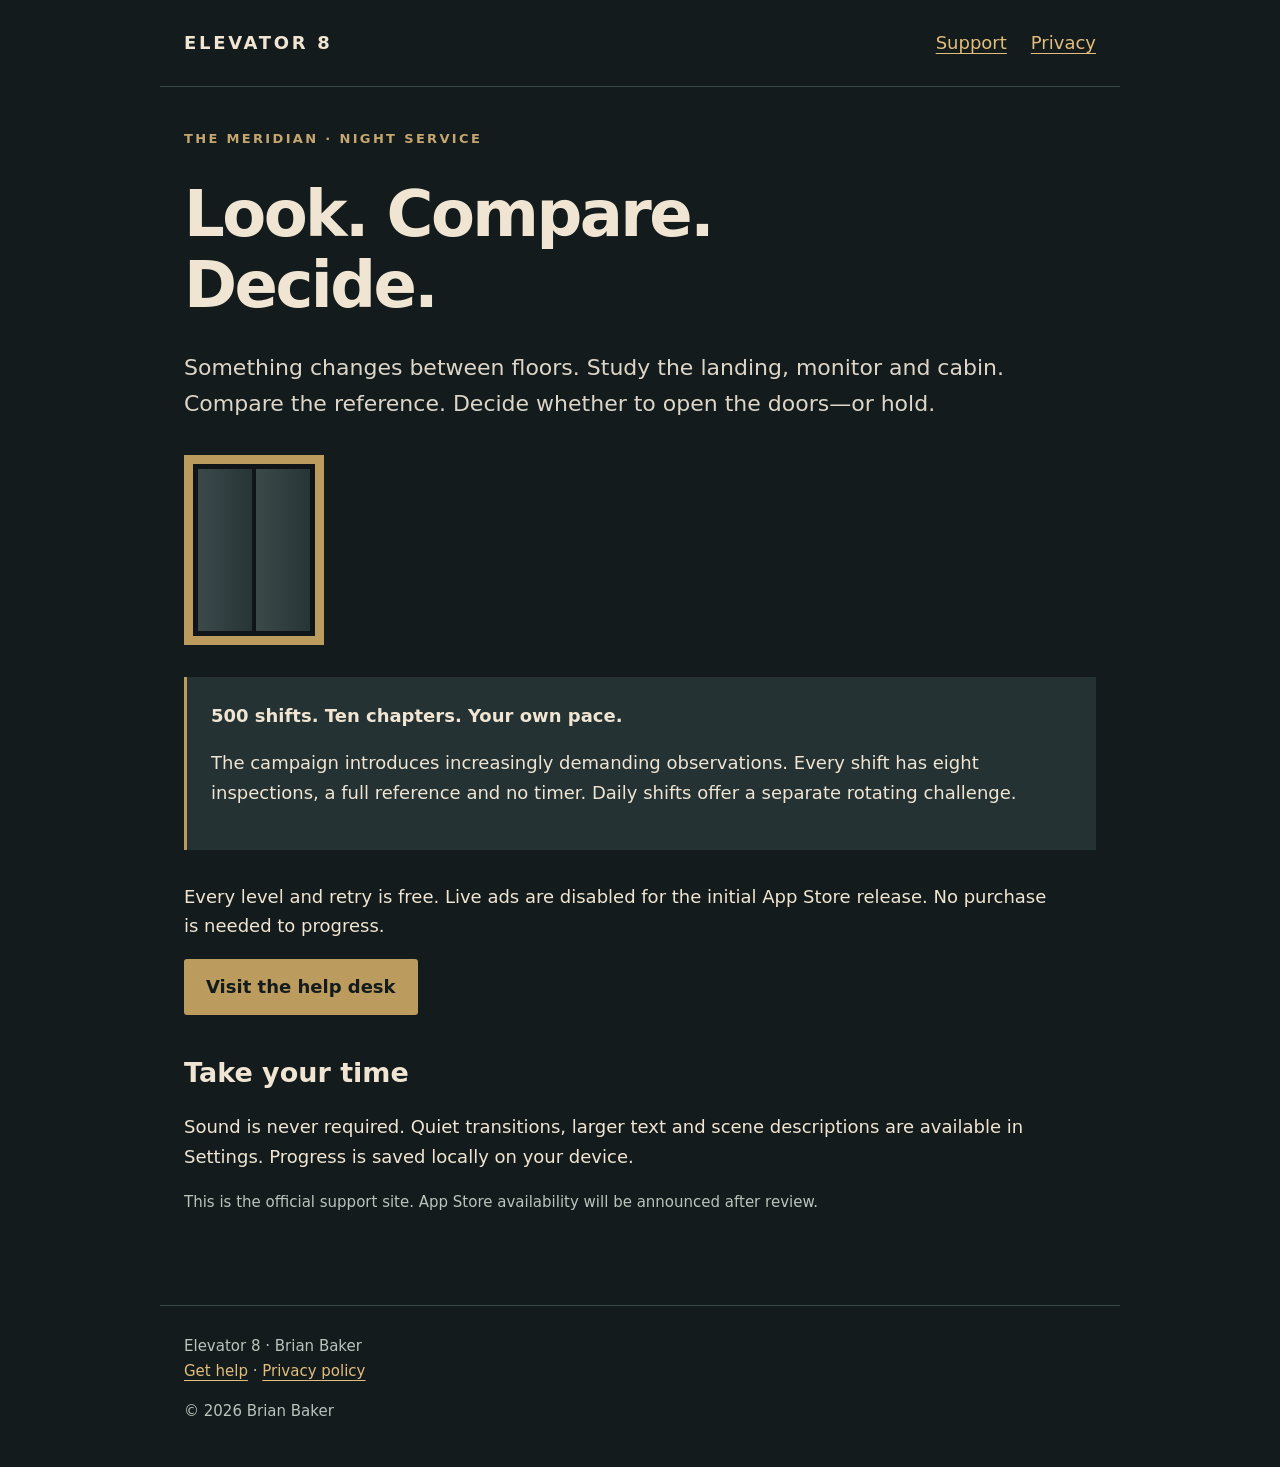
<file: index.html>
<!doctype html><html lang="en"><head><meta charset="utf-8"><meta name="viewport" content="width=device-width,initial-scale=1"><title>Night service at The Meridian · Elevator 8</title><meta name="description" content="Official support and privacy information for Elevator 8, an observation game set inside The Meridian."><link rel="stylesheet" href="/style.css"><link rel="canonical" href="https://elevator-8-support.onrender.com/"></head><body><a class="skip" href="#main">Skip to content</a><header><a class="brand" href="/">ELEVATOR 8</a><nav aria-label="Main"><a href="/support/">Support</a><a href="/privacy/">Privacy</a></nav></header><main id="main"><p class="eyebrow">The Meridian · Night service</p><h1>Look. Compare.<br>Decide.</h1><p class="lead">Something changes between floors. Study the landing, monitor and cabin. Compare the reference. Decide whether to open the doors—or hold.</p><div class="lift" aria-hidden="true"><span></span><span></span></div><div class="ticket"><strong>500 shifts. Ten chapters. Your own pace.</strong><p>The campaign introduces increasingly demanding observations. Every shift has eight inspections, a full reference and no timer. Daily shifts offer a separate rotating challenge.</p></div><p>Every level and retry is free. Live ads are disabled for the initial App Store release. No purchase is needed to progress.</p><a class="button" href="/support/">Visit the help desk</a><h2>Take your time</h2><p>Sound is never required. Quiet transitions, larger text and scene descriptions are available in Settings. Progress is saved locally on your device.</p><p class="small">This is the official support site. App Store availability will be announced after review.</p></main><footer>Elevator 8 · Brian Baker<br><a href="/support/">Get help</a> · <a href="/privacy/">Privacy policy</a><p>© 2026 Brian Baker</p></footer></body></html>
</file>
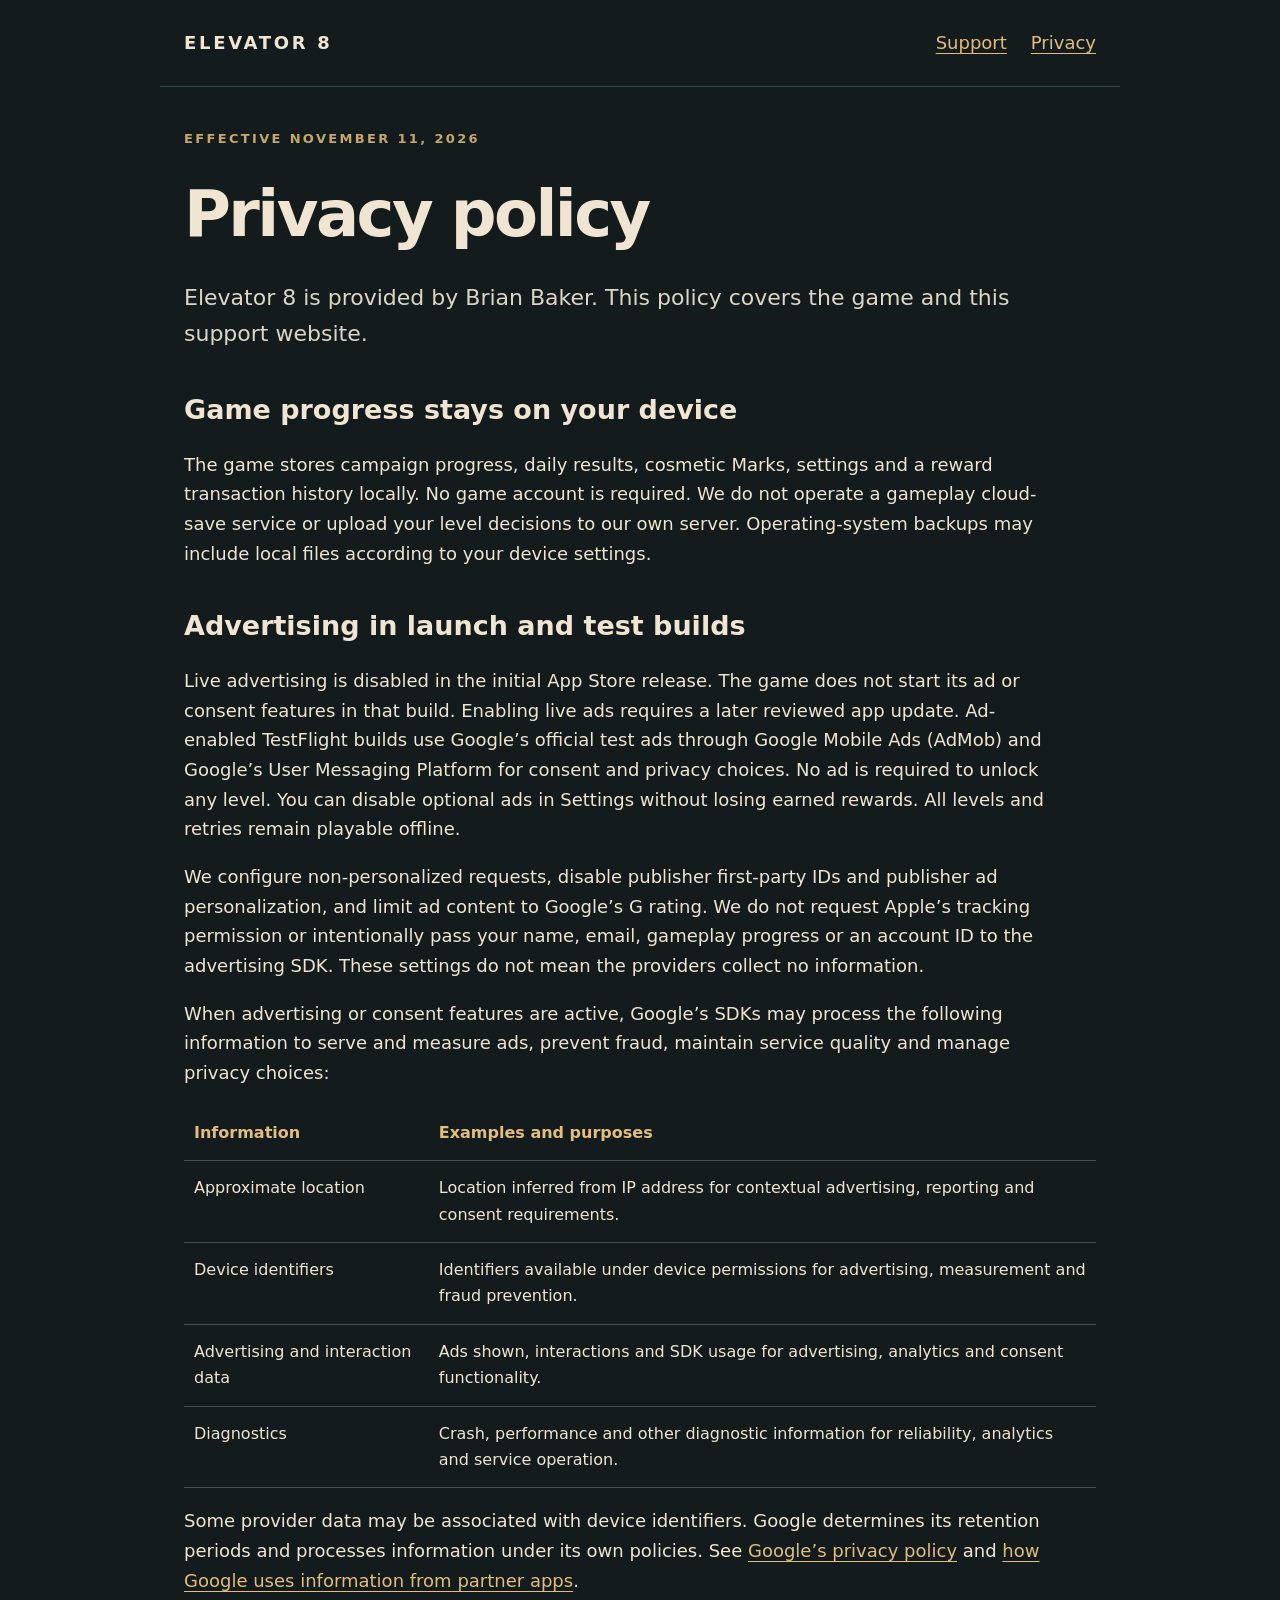
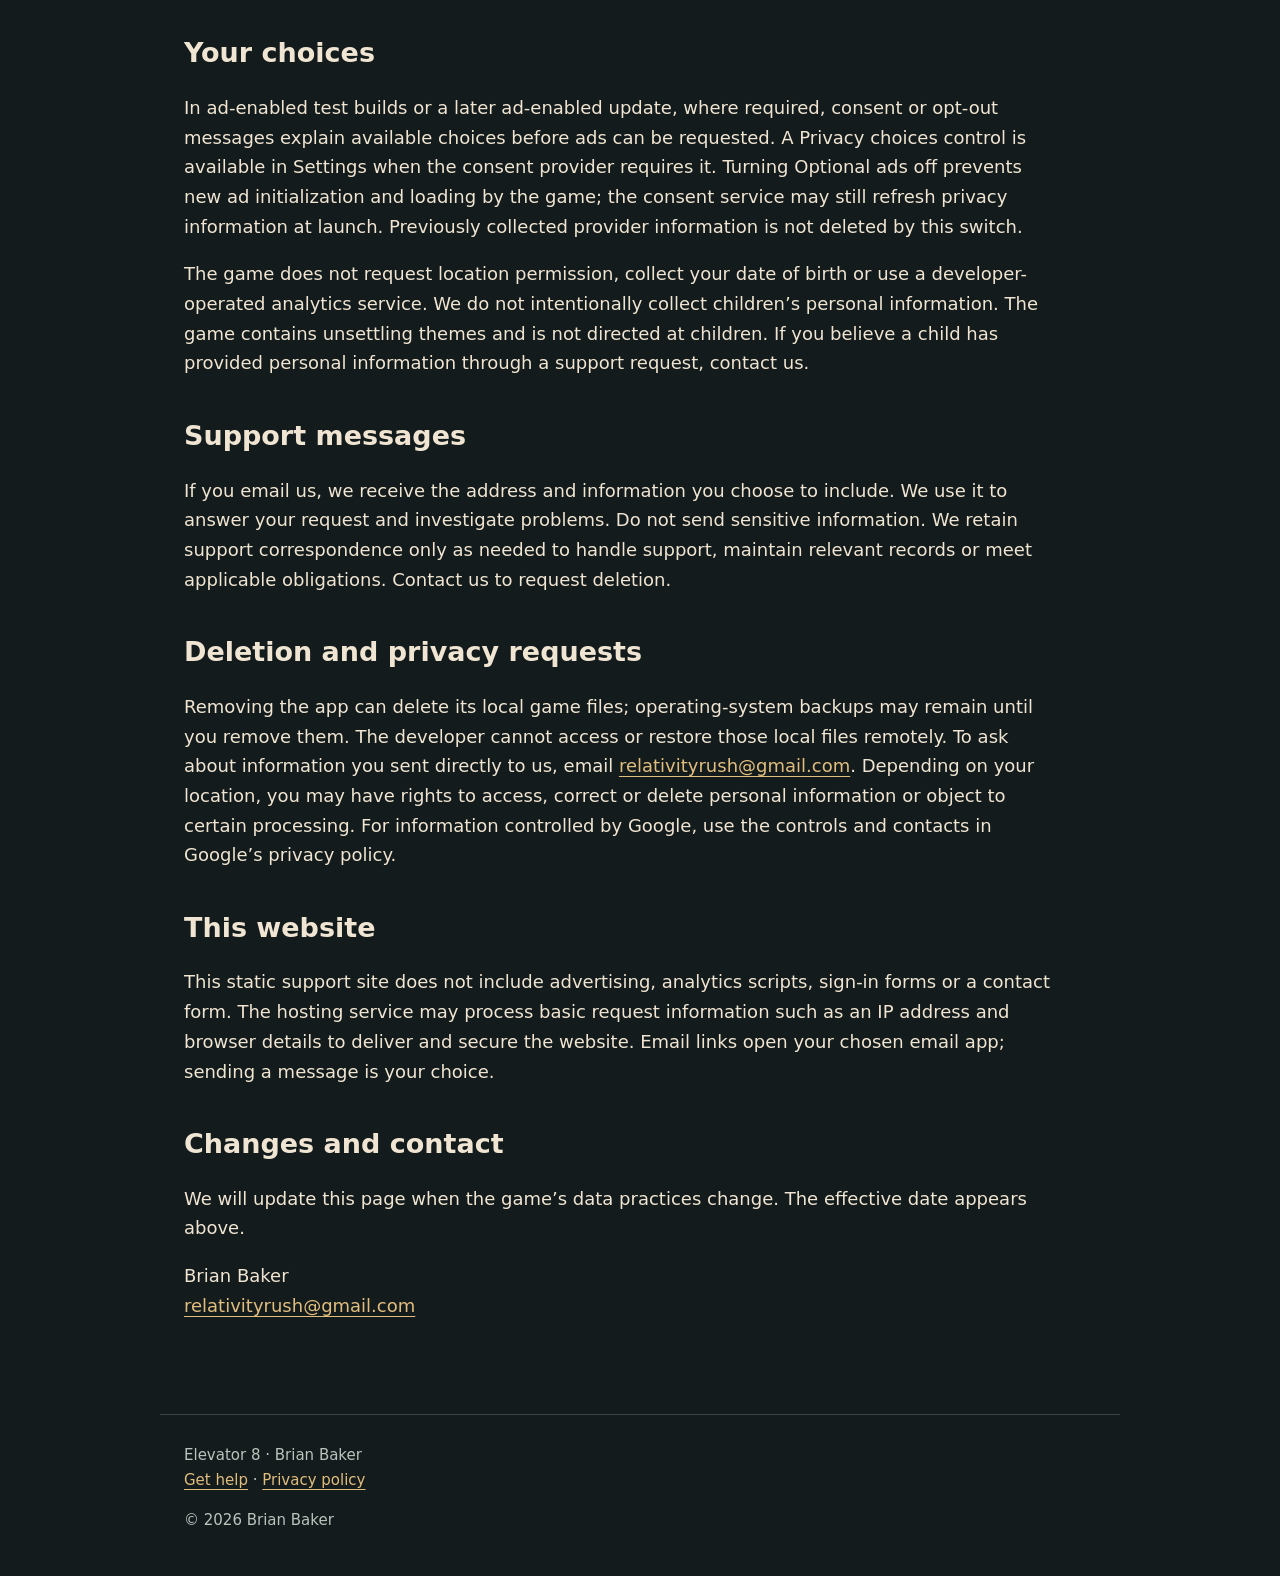
<file: privacy/index.html>
<!doctype html><html lang="en"><head><meta charset="utf-8"><meta name="viewport" content="width=device-width,initial-scale=1"><title>Privacy policy · Elevator 8</title><meta name="description" content="How Elevator 8 handles local game progress, optional advertising, consent information and support requests."><link rel="stylesheet" href="/style.css"><link rel="canonical" href="https://elevator-8-support.onrender.com/privacy/"></head><body><a class="skip" href="#main">Skip to content</a><header><a class="brand" href="/">ELEVATOR 8</a><nav aria-label="Main"><a href="/support/">Support</a><a href="/privacy/">Privacy</a></nav></header><main id="main"><p class="eyebrow">Effective November 11, 2026</p><h1>Privacy policy</h1><p class="lead">Elevator 8 is provided by Brian Baker. This policy covers the game and this support website.</p><h2>Game progress stays on your device</h2><p>The game stores campaign progress, daily results, cosmetic Marks, settings and a reward transaction history locally. No game account is required. We do not operate a gameplay cloud-save service or upload your level decisions to our own server. Operating-system backups may include local files according to your device settings.</p><h2>Advertising in launch and test builds</h2><p>Live advertising is disabled in the initial App Store release. The game does not start its ad or consent features in that build. Enabling live ads requires a later reviewed app update. Ad-enabled TestFlight builds use Google’s official test ads through Google Mobile Ads (AdMob) and Google’s User Messaging Platform for consent and privacy choices. No ad is required to unlock any level. You can disable optional ads in Settings without losing earned rewards. All levels and retries remain playable offline.</p><p>We configure non-personalized requests, disable publisher first-party IDs and publisher ad personalization, and limit ad content to Google’s G rating. We do not request Apple’s tracking permission or intentionally pass your name, email, gameplay progress or an account ID to the advertising SDK. These settings do not mean the providers collect no information.</p><p>When advertising or consent features are active, Google’s SDKs may process the following information to serve and measure ads, prevent fraud, maintain service quality and manage privacy choices:</p><div class="table"><table><thead><tr><th>Information</th><th>Examples and purposes</th></tr></thead><tbody><tr><td>Approximate location</td><td>Location inferred from IP address for contextual advertising, reporting and consent requirements.</td></tr><tr><td>Device identifiers</td><td>Identifiers available under device permissions for advertising, measurement and fraud prevention.</td></tr><tr><td>Advertising and interaction data</td><td>Ads shown, interactions and SDK usage for advertising, analytics and consent functionality.</td></tr><tr><td>Diagnostics</td><td>Crash, performance and other diagnostic information for reliability, analytics and service operation.</td></tr></tbody></table></div><p>Some provider data may be associated with device identifiers. Google determines its retention periods and processes information under its own policies. See <a href="https://policies.google.com/privacy">Google’s privacy policy</a> and <a href="https://policies.google.com/technologies/partner-sites">how Google uses information from partner apps</a>.</p><h2>Your choices</h2><p>In ad-enabled test builds or a later ad-enabled update, where required, consent or opt-out messages explain available choices before ads can be requested. A Privacy choices control is available in Settings when the consent provider requires it. Turning Optional ads off prevents new ad initialization and loading by the game; the consent service may still refresh privacy information at launch. Previously collected provider information is not deleted by this switch.</p><p>The game does not request location permission, collect your date of birth or use a developer-operated analytics service. We do not intentionally collect children’s personal information. The game contains unsettling themes and is not directed at children. If you believe a child has provided personal information through a support request, contact us.</p><h2>Support messages</h2><p>If you email us, we receive the address and information you choose to include. We use it to answer your request and investigate problems. Do not send sensitive information. We retain support correspondence only as needed to handle support, maintain relevant records or meet applicable obligations. Contact us to request deletion.</p><h2>Deletion and privacy requests</h2><p>Removing the app can delete its local game files; operating-system backups may remain until you remove them. The developer cannot access or restore those local files remotely. To ask about information you sent directly to us, email <a href="mailto:relativityrush@gmail.com?subject=Elevator%208%20privacy">relativityrush@gmail.com</a>. Depending on your location, you may have rights to access, correct or delete personal information or object to certain processing. For information controlled by Google, use the controls and contacts in Google’s privacy policy.</p><h2>This website</h2><p>This static support site does not include advertising, analytics scripts, sign-in forms or a contact form. The hosting service may process basic request information such as an IP address and browser details to deliver and secure the website. Email links open your chosen email app; sending a message is your choice.</p><h2>Changes and contact</h2><p>We will update this page when the game’s data practices change. The effective date appears above.</p><p>Brian Baker<br><a href="mailto:relativityrush@gmail.com?subject=Elevator%208%20privacy">relativityrush@gmail.com</a></p></main><footer>Elevator 8 · Brian Baker<br><a href="/support/">Get help</a> · <a href="/privacy/">Privacy policy</a><p>© 2026 Brian Baker</p></footer></body></html>
</file>
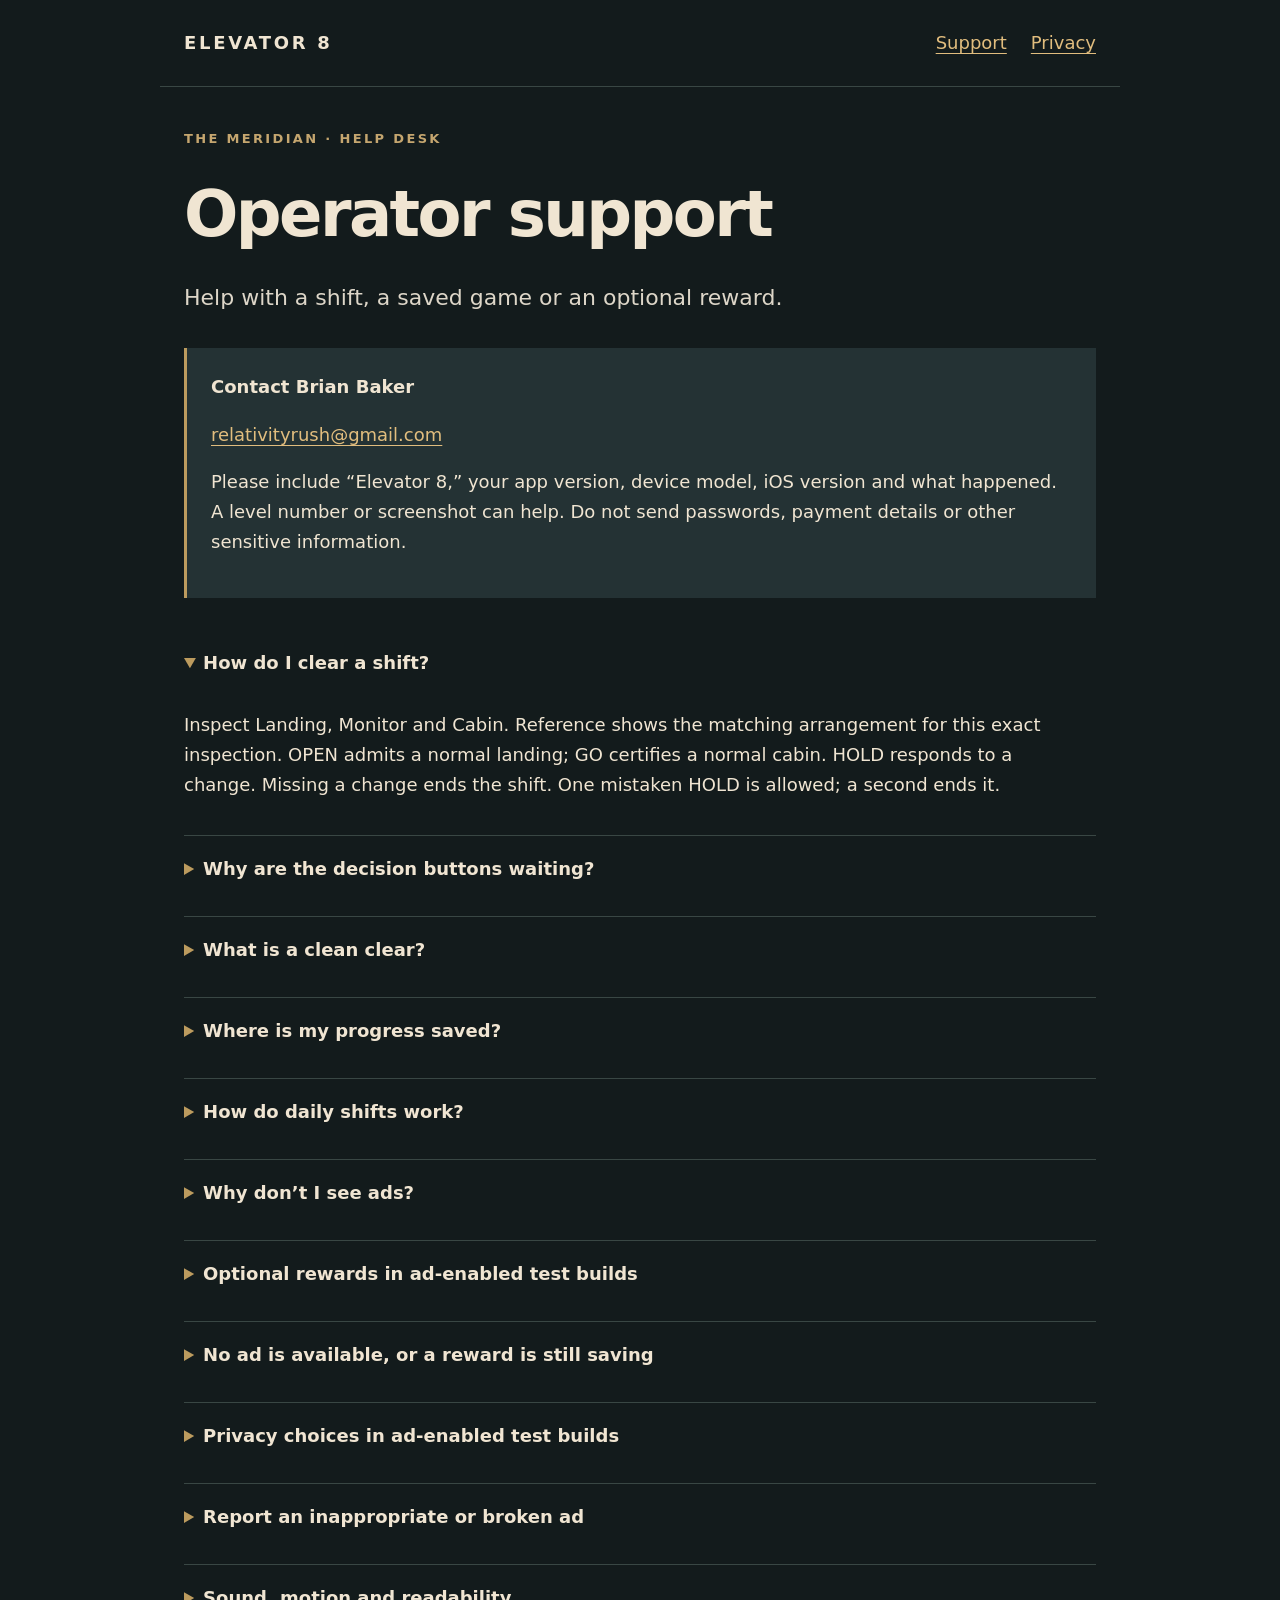
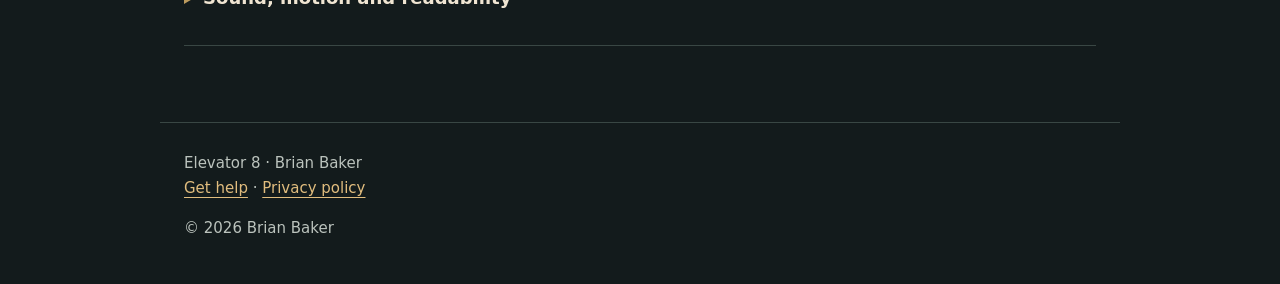
<file: support/index.html>
<!doctype html><html lang="en"><head><meta charset="utf-8"><meta name="viewport" content="width=device-width,initial-scale=1"><title>Support · Elevator 8</title><meta name="description" content="Gameplay help, saved progress, optional ads and contact information for Elevator 8."><link rel="stylesheet" href="/style.css"><link rel="canonical" href="https://elevator-8-support.onrender.com/support/"></head><body><a class="skip" href="#main">Skip to content</a><header><a class="brand" href="/">ELEVATOR 8</a><nav aria-label="Main"><a href="/support/">Support</a><a href="/privacy/">Privacy</a></nav></header><main id="main"><p class="eyebrow">The Meridian · Help desk</p><h1>Operator support</h1><p class="lead">Help with a shift, a saved game or an optional reward.</p><div class="ticket"><strong>Contact Brian Baker</strong><p><a href="mailto:relativityrush@gmail.com?subject=Elevator%208%20support">relativityrush@gmail.com</a></p><p>Please include “Elevator 8,” your app version, device model, iOS version and what happened. A level number or screenshot can help. Do not send passwords, payment details or other sensitive information.</p></div><details open><summary>How do I clear a shift?</summary><p>Inspect Landing, Monitor and Cabin. Reference shows the matching arrangement for this exact inspection. OPEN admits a normal landing; GO certifies a normal cabin. HOLD responds to a change. Missing a change ends the shift. One mistaken HOLD is allowed; a second ends it.</p></details><details><summary>Why are the decision buttons waiting?</summary><p>Spend a short moment looking at all three views. The observation gate prevents accidental decisions before you have seen the scene. Return from Reference to make your choice. There is no countdown.</p></details><details><summary>What is a clean clear?</summary><p>Eight correct decisions without a continuation earn a clean badge. Assisted clears still unlock the next level, but do not earn a clean badge or the clean first-clear bonus. Replaying a level is always free.</p></details><details><summary>Where is my progress saved?</summary><p>Progress is stored on this device. Pause or Home keeps an unfinished shift available. There is no game account or developer-operated cloud save. Deleting the app can remove its progress. Device backups are controlled by your operating system.</p></details><details><summary>How do daily shifts work?</summary><p>The daily changes at midnight UTC. One first attempt is recorded for each date, followed by unlimited free practice. Practice earns no Marks. A fixed set of 365 daily decks rotates annually.</p></details><details><summary>Why don’t I see ads?</summary><p>Live ads are disabled for the initial App Store release. All levels, retries and normal rewards remain free. Live advertising will require a later reviewed app update.</p></details><details><summary>Optional rewards in ad-enabled test builds</summary><p>After the first three campaign runs, eligible results may offer an ad. A continuation requires at least two correct decisions and viewing the failed incident. Completing the ad saves an entitlement; tap Resume to use it. A Marks bonus matches the positive base award already saved for that result. Free retry, Next and Home remain available.</p><p>Closing an ad early does not earn a reward. Keep the app open until reward saving finishes. If the app closes before the provider confirms the reward, it may not be recoverable. A saved continuation for a replaced shift becomes one credit for a later eligible campaign failure.</p></details><details><summary>No ad is available, or a reward is still saving</summary><p>Availability varies by connection, consent, region and provider inventory. Ad limits also apply. Continue playing for free; there is no need to keep trying. A “Saving reward” notice means the app is retrying a local save. Keep it open and make sure the device has free storage. Contact support if the notice persists.</p></details><details><summary>Privacy choices in ad-enabled test builds</summary><p>In Settings, switch Optional ads off. Earned rewards remain yours. Where required, the Privacy choices button opens the provider’s consent settings. Consent checks may still connect to the provider at app launch. See the <a href="/privacy/">privacy policy</a> for details.</p></details><details><summary>Report an inappropriate or broken ad</summary><p>Email support with the approximate time, device model and a description of the ad. Include a screenshot only if you are comfortable sharing it. Please avoid clicking the ad to investigate it, and omit personal information.</p></details><details><summary>Sound, motion and readability</summary><p>Settings offers Sound, Quiet transitions, Large text and Scene descriptions. The clues do not require sound, fast reactions or a timer. Pause whenever needed.</p></details></main><footer>Elevator 8 · Brian Baker<br><a href="/support/">Get help</a> · <a href="/privacy/">Privacy policy</a><p>© 2026 Brian Baker</p></footer></body></html>
</file>
<file: style.css>
*{box-sizing:border-box}html{color-scheme:dark}body{margin:0;background:#131b1c;color:#f0e5d2;font:18px/1.65 system-ui,sans-serif}a{color:#e1bd7e;text-underline-offset:4px}a:focus-visible,button:focus-visible{outline:3px solid #f0e5d2;outline-offset:5px}header,main,footer{max-width:960px;margin:auto;padding:28px 24px}header{display:flex;align-items:center;justify-content:space-between;gap:24px;border-bottom:1px solid #394744}.brand{letter-spacing:.15em;text-decoration:none;font-weight:800;color:#f0e5d2}nav{display:flex;gap:24px;flex-wrap:wrap}h1{font-size:clamp(36px,7vw,64px);line-height:1.1;letter-spacing:-.04em;max-width:780px;margin:30px 0}h2{font-size:27px;line-height:1.3;margin-top:40px}p,li{max-width:76ch}.eyebrow{color:#c5a66f;text-transform:uppercase;letter-spacing:.18em;font-size:13px;font-weight:700}.lead{font-size:22px;color:#ddd6c8}.ticket{background:#243234;border-left:3px solid #bc9b5e;padding:24px;margin:32px 0}.button{display:inline-block;background:#bc9b5e;color:#131b1c;text-decoration:none;padding:13px 22px;font-weight:700;border-radius:3px;min-height:48px}.small,footer{font-size:15px;color:#bbc3bd}footer{border-top:1px solid #394744;margin-top:48px}details{border-bottom:1px solid #394744;padding:18px 0}summary{cursor:pointer;min-height:44px;font-weight:650}summary::marker{color:#bc9b5e}table{border-collapse:collapse;width:100%;font-size:16px}th,td{text-align:left;vertical-align:top;padding:14px 10px;border-bottom:1px solid #47524d}th{color:#e1bd7e}.table{overflow:auto}.lift{height:190px;width:140px;border:9px solid #bc9b5e;display:flex;gap:4px;padding:5px;margin:32px 0;background:#101617}.lift span{display:block;background:linear-gradient(90deg,#3b4949,#273536);width:50%}.skip{position:absolute;left:-9999px}.skip:focus{left:20px;top:10px;background:#131b1c;padding:12px;z-index:9}@media(max-width:540px){header{align-items:flex-start;flex-direction:column;gap:12px}header,main,footer{padding:22px 20px}nav{gap:20px}.ticket{padding:20px}th,td{padding:12px 8px}}
</file>
